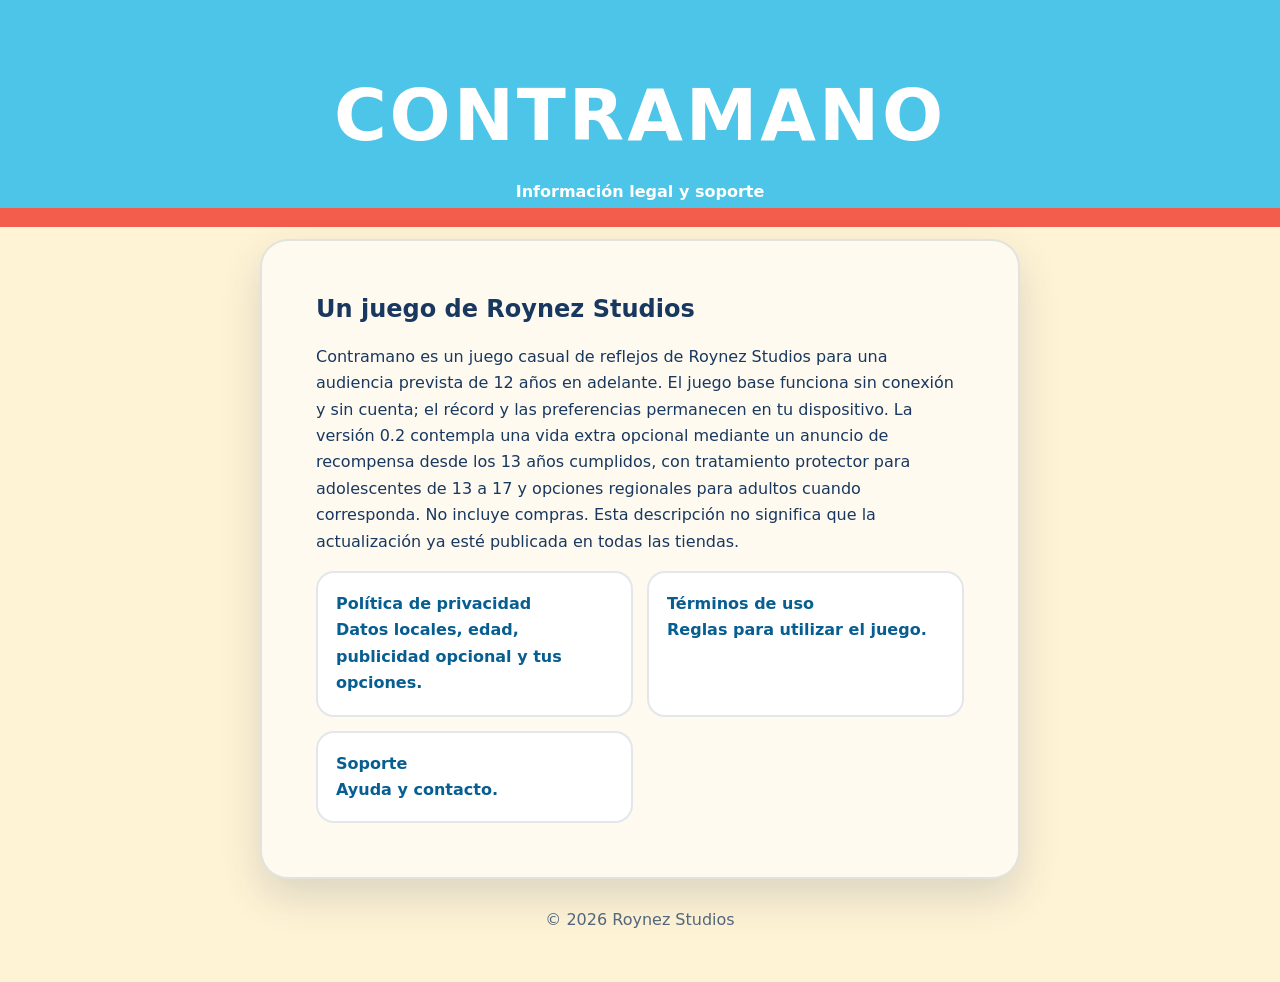
<file: index.html>
<!doctype html>
<html lang="es">
<head>
  <meta charset="utf-8">
  <meta name="viewport" content="width=device-width, initial-scale=1">
  <meta name="description" content="Privacidad, términos y soporte de Contramano, un juego de Roynez Studios.">
  <title>Contramano · Información legal y soporte</title>
  <link rel="stylesheet" href="styles.css">
</head>
<body>
  <header><h1>CONTRAMANO</h1><p>Información legal y soporte</p></header>
  <main>
    <h2>Un juego de Roynez Studios</h2>
    <p>Contramano es un juego casual de reflejos de Roynez Studios para una audiencia prevista de 12 años en adelante. El juego base funciona sin conexión y sin cuenta; el récord y las preferencias permanecen en tu dispositivo. La versión 0.2 contempla una vida extra opcional mediante un anuncio de recompensa desde los 13 años cumplidos, con tratamiento protector para adolescentes de 13 a 17 y opciones regionales para adultos cuando corresponda. No incluye compras. Esta descripción no significa que la actualización ya esté publicada en todas las tiendas.</p>
    <div class="cards">
      <a class="card" href="privacy.html"><strong>Política de privacidad</strong><br>Datos locales, edad, publicidad opcional y tus opciones.</a>
      <a class="card" href="terms.html"><strong>Términos de uso</strong><br>Reglas para utilizar el juego.</a>
      <a class="card" href="support.html"><strong>Soporte</strong><br>Ayuda y contacto.</a>
    </div>
  </main>
  <footer>© 2026 Roynez Studios</footer>
</body>
</html>
</file>
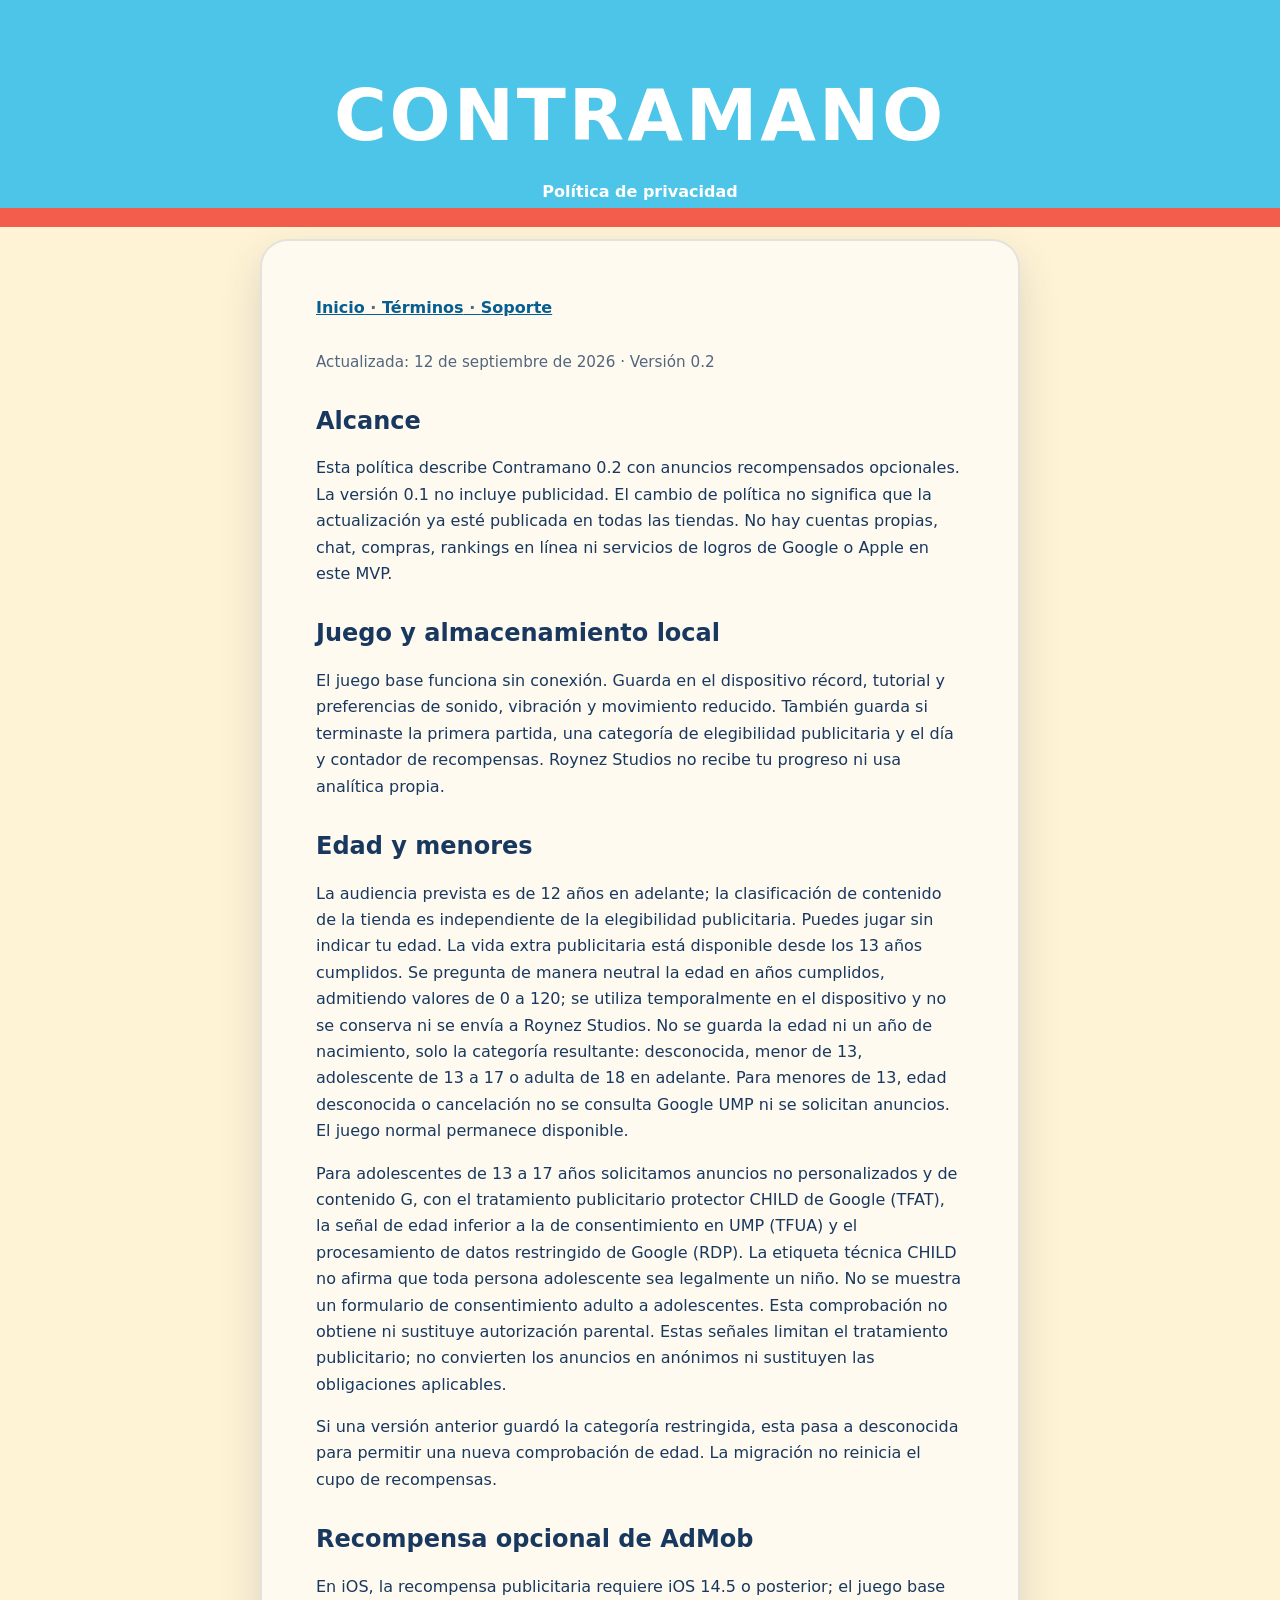
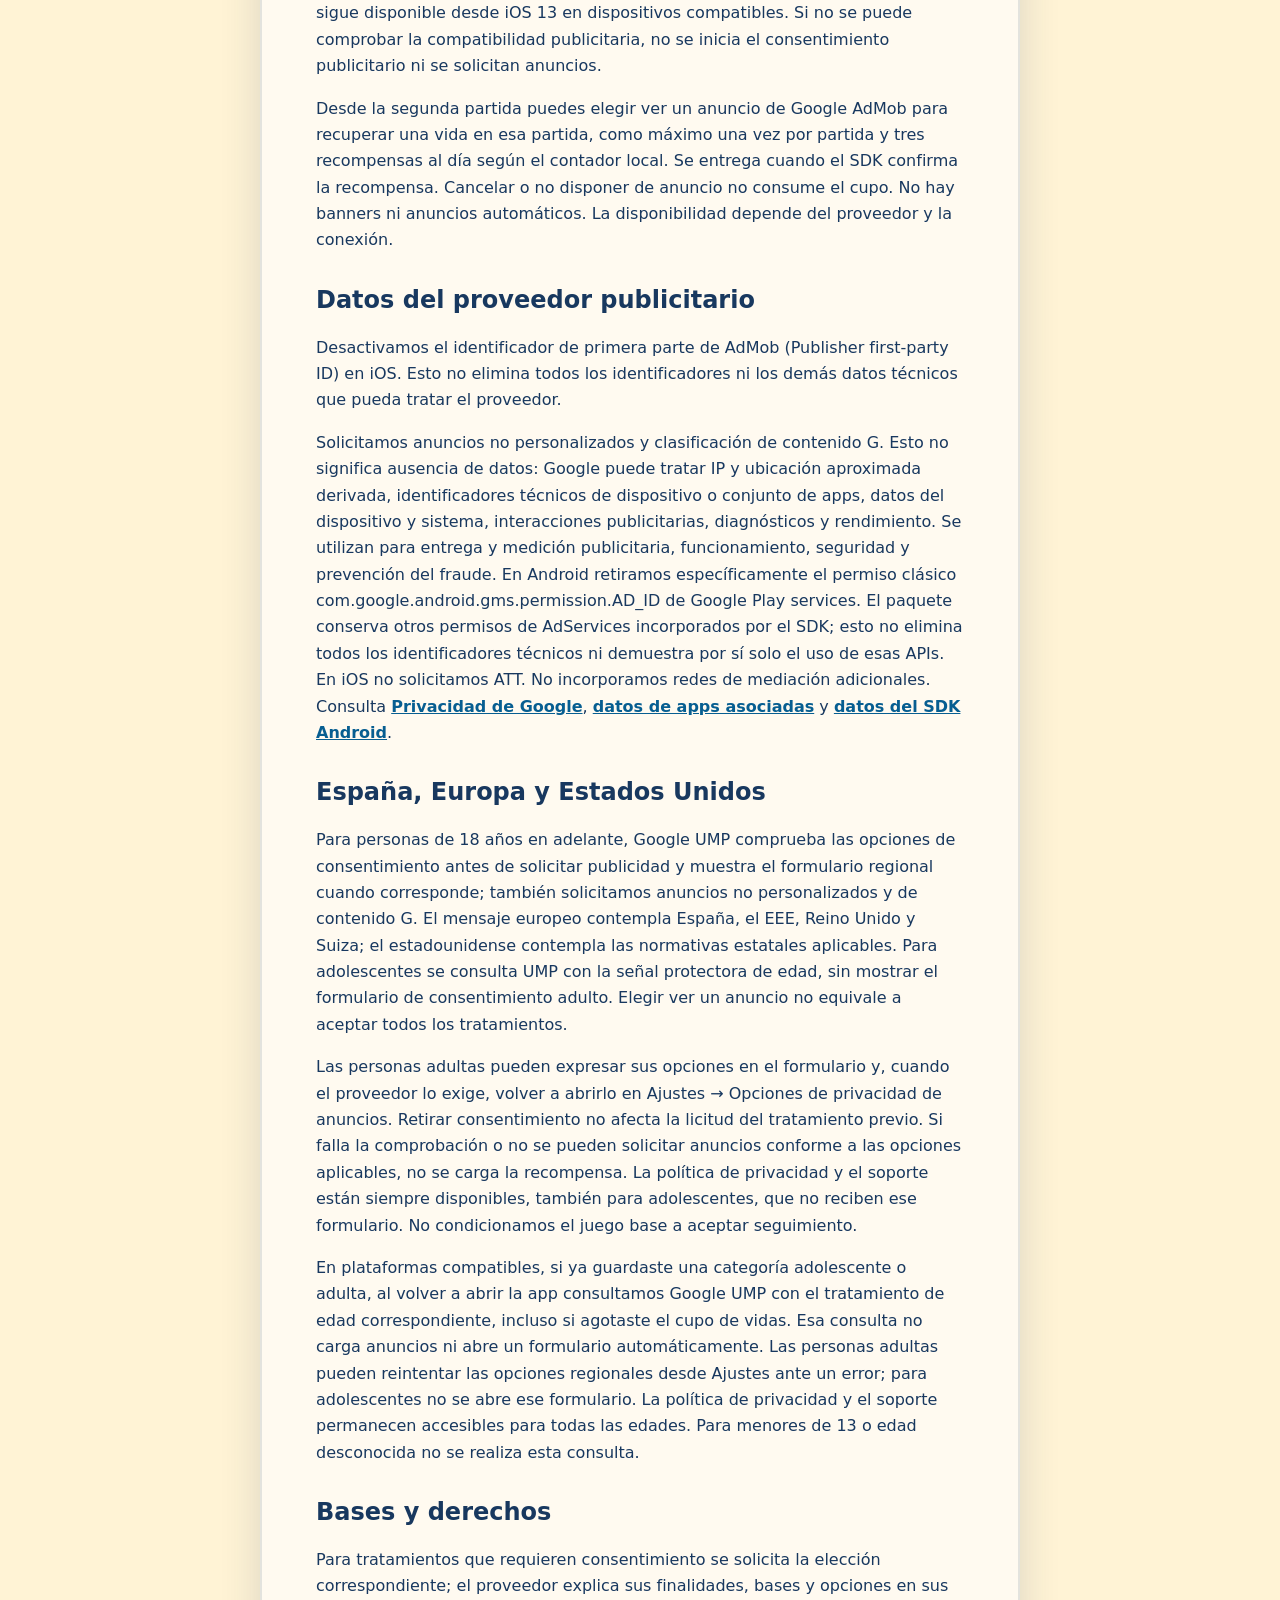
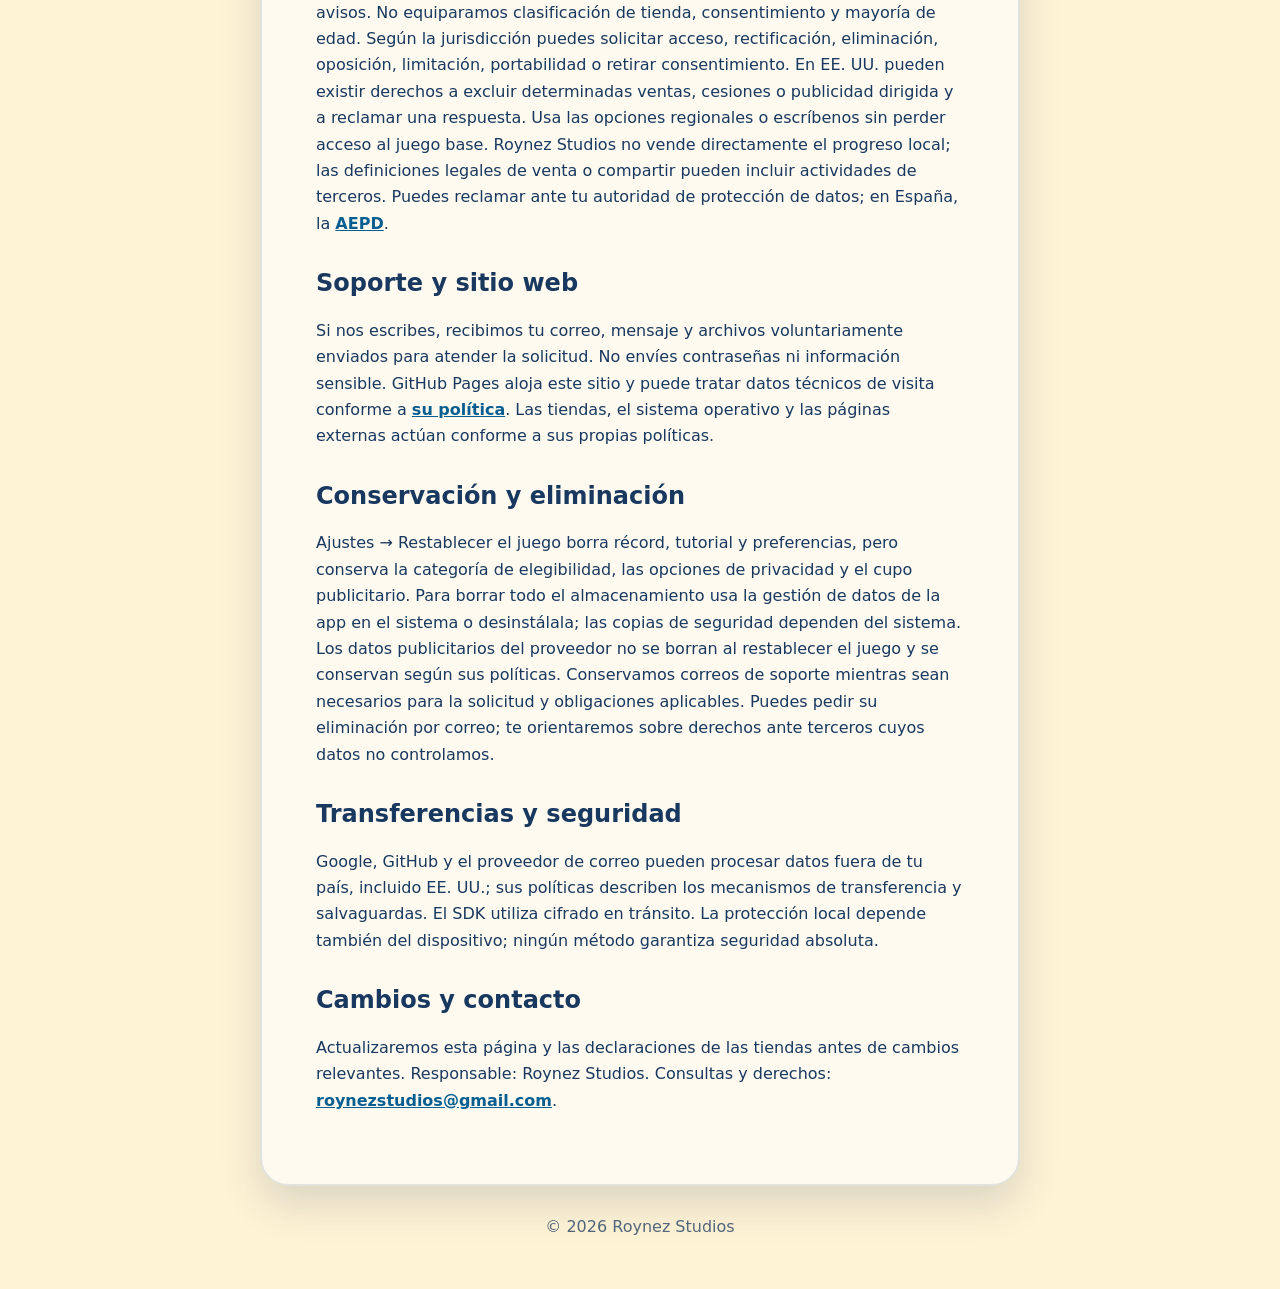
<file: privacy.html>
<!doctype html>
<html lang="es">
<head><meta charset="utf-8"><meta name="viewport" content="width=device-width, initial-scale=1"><title>Privacidad · Contramano</title><link rel="stylesheet" href="styles.css"></head>
<body><header><h1>CONTRAMANO</h1><p>Política de privacidad</p></header>
<main><nav><a href="index.html">Inicio</a><a href="terms.html">Términos</a><a href="support.html">Soporte</a></nav>
<p class="meta">Actualizada: 12 de septiembre de 2026 · Versión 0.2</p>
<h2>Alcance</h2>
<p>Esta política describe Contramano 0.2 con anuncios recompensados opcionales. La versión 0.1 no incluye publicidad. El cambio de política no significa que la actualización ya esté publicada en todas las tiendas. No hay cuentas propias, chat, compras, rankings en línea ni servicios de logros de Google o Apple en este MVP.</p>
<h2>Juego y almacenamiento local</h2>
<p>El juego base funciona sin conexión. Guarda en el dispositivo récord, tutorial y preferencias de sonido, vibración y movimiento reducido. También guarda si terminaste la primera partida, una categoría de elegibilidad publicitaria y el día y contador de recompensas. Roynez Studios no recibe tu progreso ni usa analítica propia.</p>
<h2>Edad y menores</h2>
<p>La audiencia prevista es de 12 años en adelante; la clasificación de contenido de la tienda es independiente de la elegibilidad publicitaria. Puedes jugar sin indicar tu edad. La vida extra publicitaria está disponible desde los 13 años cumplidos. Se pregunta de manera neutral la edad en años cumplidos, admitiendo valores de 0 a 120; se utiliza temporalmente en el dispositivo y no se conserva ni se envía a Roynez Studios. No se guarda la edad ni un año de nacimiento, solo la categoría resultante: desconocida, menor de 13, adolescente de 13 a 17 o adulta de 18 en adelante. Para menores de 13, edad desconocida o cancelación no se consulta Google UMP ni se solicitan anuncios. El juego normal permanece disponible.</p>
<p>Para adolescentes de 13 a 17 años solicitamos anuncios no personalizados y de contenido G, con el tratamiento publicitario protector CHILD de Google (TFAT), la señal de edad inferior a la de consentimiento en UMP (TFUA) y el procesamiento de datos restringido de Google (RDP). La etiqueta técnica CHILD no afirma que toda persona adolescente sea legalmente un niño. No se muestra un formulario de consentimiento adulto a adolescentes. Esta comprobación no obtiene ni sustituye autorización parental. Estas señales limitan el tratamiento publicitario; no convierten los anuncios en anónimos ni sustituyen las obligaciones aplicables.</p>
<p>Si una versión anterior guardó la categoría restringida, esta pasa a desconocida para permitir una nueva comprobación de edad. La migración no reinicia el cupo de recompensas.</p>
<h2>Recompensa opcional de AdMob</h2>
<p>En iOS, la recompensa publicitaria requiere iOS 14.5 o posterior; el juego base sigue disponible desde iOS 13 en dispositivos compatibles. Si no se puede comprobar la compatibilidad publicitaria, no se inicia el consentimiento publicitario ni se solicitan anuncios.</p>
<p>Desde la segunda partida puedes elegir ver un anuncio de Google AdMob para recuperar una vida en esa partida, como máximo una vez por partida y tres recompensas al día según el contador local. Se entrega cuando el SDK confirma la recompensa. Cancelar o no disponer de anuncio no consume el cupo. No hay banners ni anuncios automáticos. La disponibilidad depende del proveedor y la conexión.</p>
<h2>Datos del proveedor publicitario</h2>
<p>Desactivamos el identificador de primera parte de AdMob (Publisher first-party ID) en iOS. Esto no elimina todos los identificadores ni los demás datos técnicos que pueda tratar el proveedor.</p>
<p>Solicitamos anuncios no personalizados y clasificación de contenido G. Esto no significa ausencia de datos: Google puede tratar IP y ubicación aproximada derivada, identificadores técnicos de dispositivo o conjunto de apps, datos del dispositivo y sistema, interacciones publicitarias, diagnósticos y rendimiento. Se utilizan para entrega y medición publicitaria, funcionamiento, seguridad y prevención del fraude. En Android retiramos específicamente el permiso clásico com.google.android.gms.permission.AD_ID de Google Play services. El paquete conserva otros permisos de AdServices incorporados por el SDK; esto no elimina todos los identificadores técnicos ni demuestra por sí solo el uso de esas APIs. En iOS no solicitamos ATT. No incorporamos redes de mediación adicionales. Consulta <a href="https://policies.google.com/privacy">Privacidad de Google</a>, <a href="https://policies.google.com/technologies/partner-sites">datos de apps asociadas</a> y <a href="https://developers.google.com/admob/android/privacy/play-data-disclosure">datos del SDK Android</a>.</p>
<h2>España, Europa y Estados Unidos</h2>
<p>Para personas de 18 años en adelante, Google UMP comprueba las opciones de consentimiento antes de solicitar publicidad y muestra el formulario regional cuando corresponde; también solicitamos anuncios no personalizados y de contenido G. El mensaje europeo contempla España, el EEE, Reino Unido y Suiza; el estadounidense contempla las normativas estatales aplicables. Para adolescentes se consulta UMP con la señal protectora de edad, sin mostrar el formulario de consentimiento adulto. Elegir ver un anuncio no equivale a aceptar todos los tratamientos.</p>
<p>Las personas adultas pueden expresar sus opciones en el formulario y, cuando el proveedor lo exige, volver a abrirlo en Ajustes → Opciones de privacidad de anuncios. Retirar consentimiento no afecta la licitud del tratamiento previo. Si falla la comprobación o no se pueden solicitar anuncios conforme a las opciones aplicables, no se carga la recompensa. La política de privacidad y el soporte están siempre disponibles, también para adolescentes, que no reciben ese formulario. No condicionamos el juego base a aceptar seguimiento.</p>
<p>En plataformas compatibles, si ya guardaste una categoría adolescente o adulta, al volver a abrir la app consultamos Google UMP con el tratamiento de edad correspondiente, incluso si agotaste el cupo de vidas. Esa consulta no carga anuncios ni abre un formulario automáticamente. Las personas adultas pueden reintentar las opciones regionales desde Ajustes ante un error; para adolescentes no se abre ese formulario. La política de privacidad y el soporte permanecen accesibles para todas las edades. Para menores de 13 o edad desconocida no se realiza esta consulta.</p>
<h2>Bases y derechos</h2>
<p>Para tratamientos que requieren consentimiento se solicita la elección correspondiente; el proveedor explica sus finalidades, bases y opciones en sus avisos. No equiparamos clasificación de tienda, consentimiento y mayoría de edad. Según la jurisdicción puedes solicitar acceso, rectificación, eliminación, oposición, limitación, portabilidad o retirar consentimiento. En EE. UU. pueden existir derechos a excluir determinadas ventas, cesiones o publicidad dirigida y a reclamar una respuesta. Usa las opciones regionales o escríbenos sin perder acceso al juego base. Roynez Studios no vende directamente el progreso local; las definiciones legales de venta o compartir pueden incluir actividades de terceros. Puedes reclamar ante tu autoridad de protección de datos; en España, la <a href="https://www.aepd.es/">AEPD</a>.</p>
<h2>Soporte y sitio web</h2>
<p>Si nos escribes, recibimos tu correo, mensaje y archivos voluntariamente enviados para atender la solicitud. No envíes contraseñas ni información sensible. GitHub Pages aloja este sitio y puede tratar datos técnicos de visita conforme a <a href="https://docs.github.com/es/site-policy/privacy-policies/github-general-privacy-statement">su política</a>. Las tiendas, el sistema operativo y las páginas externas actúan conforme a sus propias políticas.</p>
<h2>Conservación y eliminación</h2>
<p>Ajustes → Restablecer el juego borra récord, tutorial y preferencias, pero conserva la categoría de elegibilidad, las opciones de privacidad y el cupo publicitario. Para borrar todo el almacenamiento usa la gestión de datos de la app en el sistema o desinstálala; las copias de seguridad dependen del sistema. Los datos publicitarios del proveedor no se borran al restablecer el juego y se conservan según sus políticas. Conservamos correos de soporte mientras sean necesarios para la solicitud y obligaciones aplicables. Puedes pedir su eliminación por correo; te orientaremos sobre derechos ante terceros cuyos datos no controlamos.</p>
<h2>Transferencias y seguridad</h2>
<p>Google, GitHub y el proveedor de correo pueden procesar datos fuera de tu país, incluido EE. UU.; sus políticas describen los mecanismos de transferencia y salvaguardas. El SDK utiliza cifrado en tránsito. La protección local depende también del dispositivo; ningún método garantiza seguridad absoluta.</p>
<h2>Cambios y contacto</h2>
<p>Actualizaremos esta página y las declaraciones de las tiendas antes de cambios relevantes. Responsable: Roynez Studios. Consultas y derechos: <a href="mailto:roynezstudios@gmail.com">roynezstudios@gmail.com</a>.</p>
</main><footer>© 2026 Roynez Studios</footer></body></html>
</file>
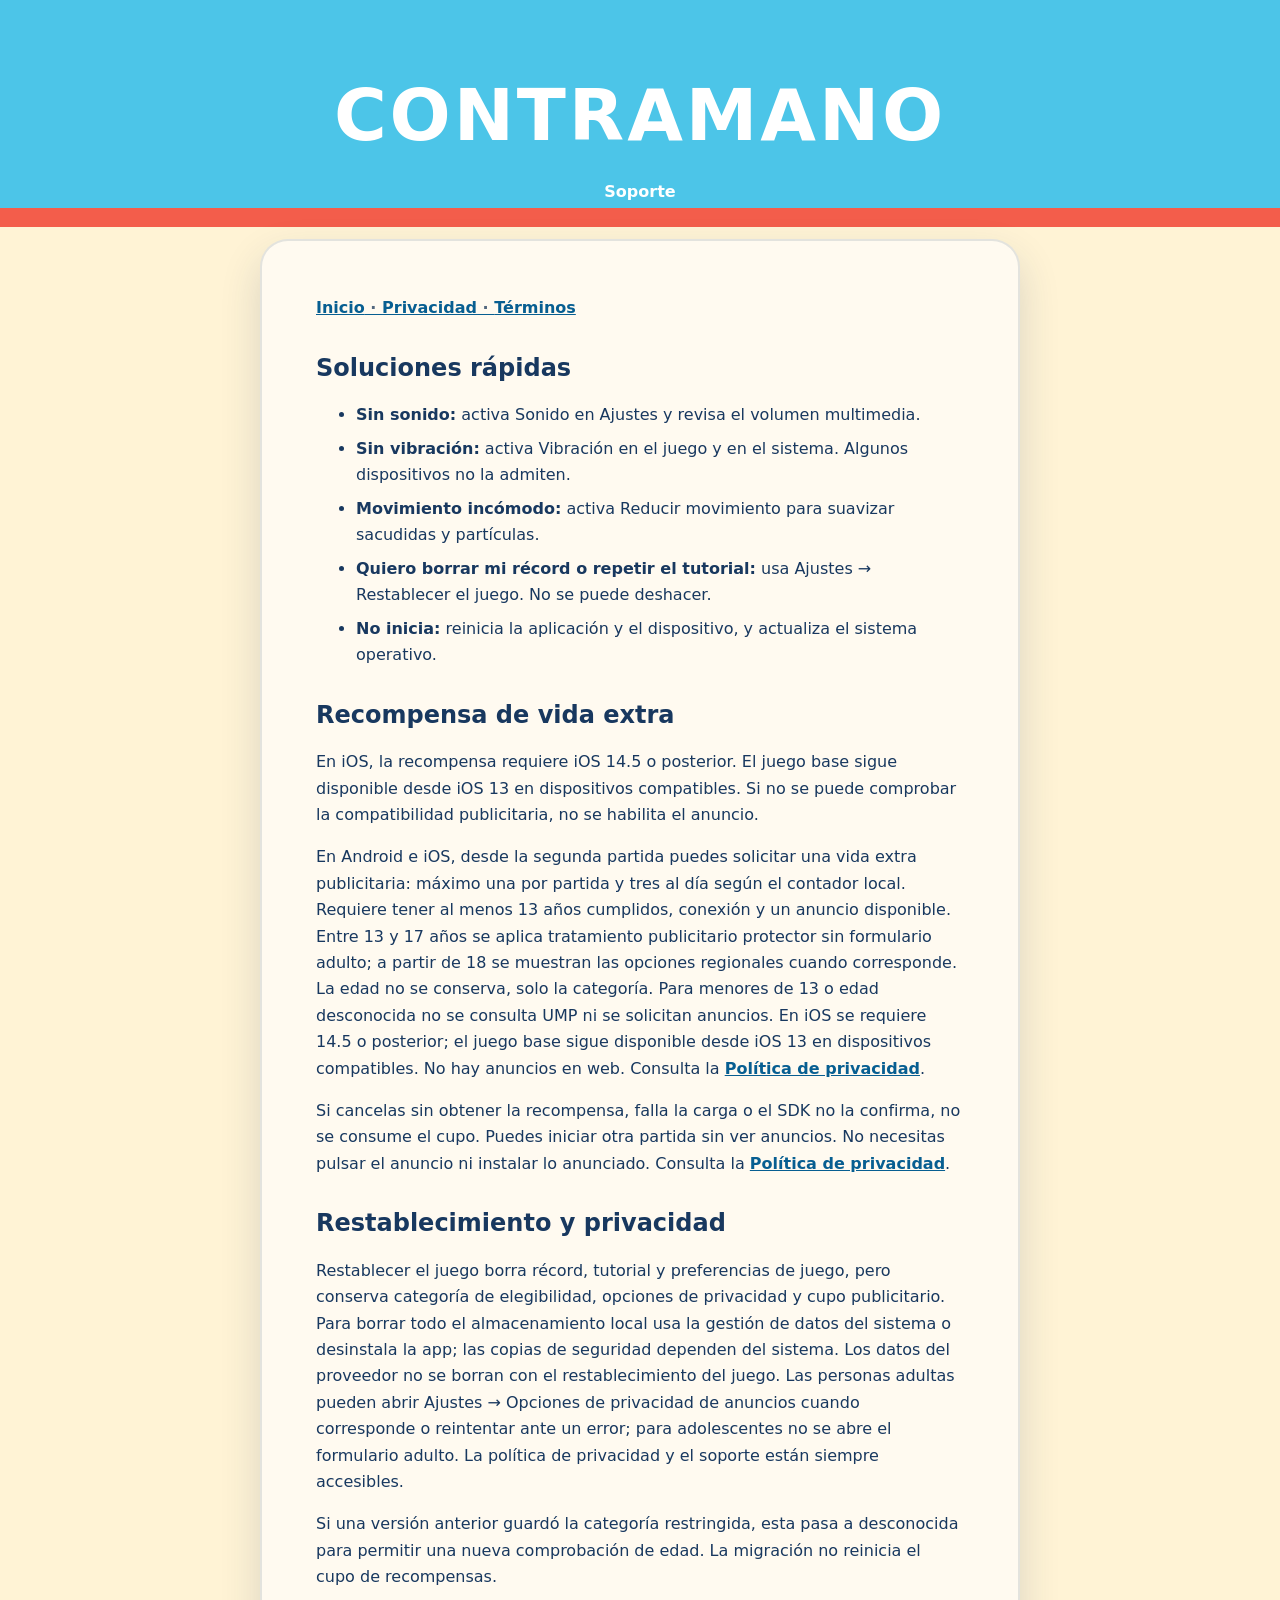
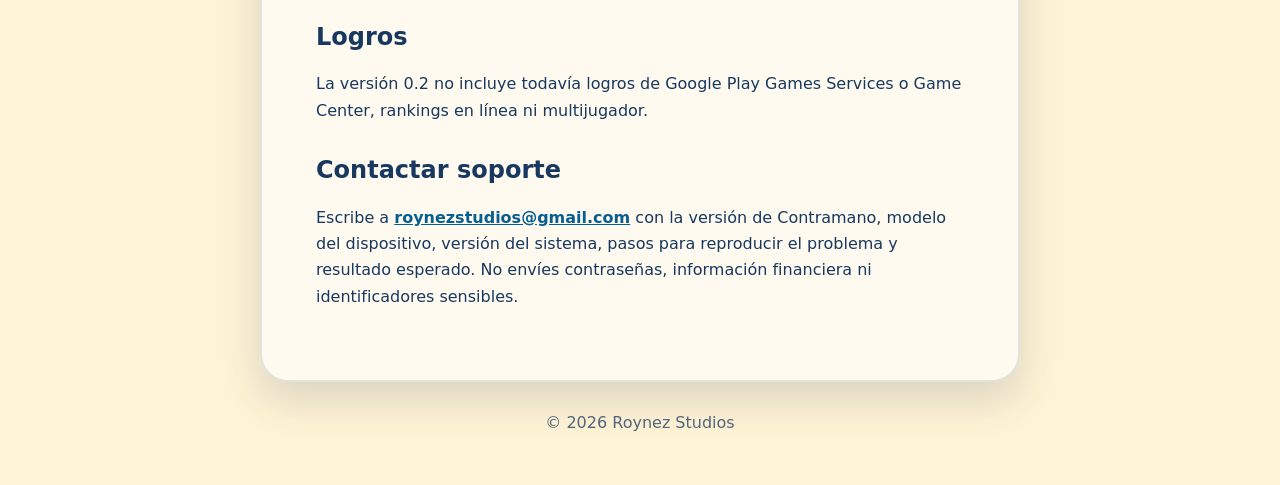
<file: support.html>
<!doctype html>
<html lang="es">
<head>
  <meta charset="utf-8">
  <meta name="viewport" content="width=device-width, initial-scale=1">
  <meta name="description" content="Soporte para Contramano.">
  <title>Soporte · Contramano</title>
  <link rel="stylesheet" href="styles.css">
</head>
<body>
  <header><h1>CONTRAMANO</h1><p>Soporte</p></header>
  <main>
    <nav><a href="index.html">Inicio</a><a href="privacy.html">Privacidad</a><a href="terms.html">Términos</a></nav>
    <h2>Soluciones rápidas</h2>
    <ul>
      <li><strong>Sin sonido:</strong> activa Sonido en Ajustes y revisa el volumen multimedia.</li>
      <li><strong>Sin vibración:</strong> activa Vibración en el juego y en el sistema. Algunos dispositivos no la admiten.</li>
      <li><strong>Movimiento incómodo:</strong> activa Reducir movimiento para suavizar sacudidas y partículas.</li>
      <li><strong>Quiero borrar mi récord o repetir el tutorial:</strong> usa Ajustes → Restablecer el juego. No se puede deshacer.</li>
      <li><strong>No inicia:</strong> reinicia la aplicación y el dispositivo, y actualiza el sistema operativo.</li>
    </ul>
    <h2>Recompensa de vida extra</h2>
    <p>En iOS, la recompensa requiere iOS 14.5 o posterior. El juego base sigue disponible desde iOS 13 en dispositivos compatibles. Si no se puede comprobar la compatibilidad publicitaria, no se habilita el anuncio.</p>
    <p>En Android e iOS, desde la segunda partida puedes solicitar una vida extra publicitaria: máximo una por partida y tres al día según el contador local. Requiere tener al menos 13 años cumplidos, conexión y un anuncio disponible. Entre 13 y 17 años se aplica tratamiento publicitario protector sin formulario adulto; a partir de 18 se muestran las opciones regionales cuando corresponde. La edad no se conserva, solo la categoría. Para menores de 13 o edad desconocida no se consulta UMP ni se solicitan anuncios. En iOS se requiere 14.5 o posterior; el juego base sigue disponible desde iOS 13 en dispositivos compatibles. No hay anuncios en web. Consulta la <a href="privacy.html">Política de privacidad</a>.</p>
    <p>Si cancelas sin obtener la recompensa, falla la carga o el SDK no la confirma, no se consume el cupo. Puedes iniciar otra partida sin ver anuncios. No necesitas pulsar el anuncio ni instalar lo anunciado. Consulta la <a href="privacy.html">Política de privacidad</a>.</p>
    <h2>Restablecimiento y privacidad</h2>
    <p>Restablecer el juego borra récord, tutorial y preferencias de juego, pero conserva categoría de elegibilidad, opciones de privacidad y cupo publicitario. Para borrar todo el almacenamiento local usa la gestión de datos del sistema o desinstala la app; las copias de seguridad dependen del sistema. Los datos del proveedor no se borran con el restablecimiento del juego. Las personas adultas pueden abrir Ajustes → Opciones de privacidad de anuncios cuando corresponde o reintentar ante un error; para adolescentes no se abre el formulario adulto. La política de privacidad y el soporte están siempre accesibles.</p>
    <p>Si una versión anterior guardó la categoría restringida, esta pasa a desconocida para permitir una nueva comprobación de edad. La migración no reinicia el cupo de recompensas.</p>
    <h2>Logros</h2>
    <p>La versión 0.2 no incluye todavía logros de Google Play Games Services o Game Center, rankings en línea ni multijugador.</p>
    <h2>Contactar soporte</h2>
    <p>Escribe a <a href="mailto:roynezstudios@gmail.com">roynezstudios@gmail.com</a> con la versión de Contramano, modelo del dispositivo, versión del sistema, pasos para reproducir el problema y resultado esperado. No envíes contraseñas, información financiera ni identificadores sensibles.</p>
  </main>
  <footer>© 2026 Roynez Studios</footer>
</body>
</html>
</file>
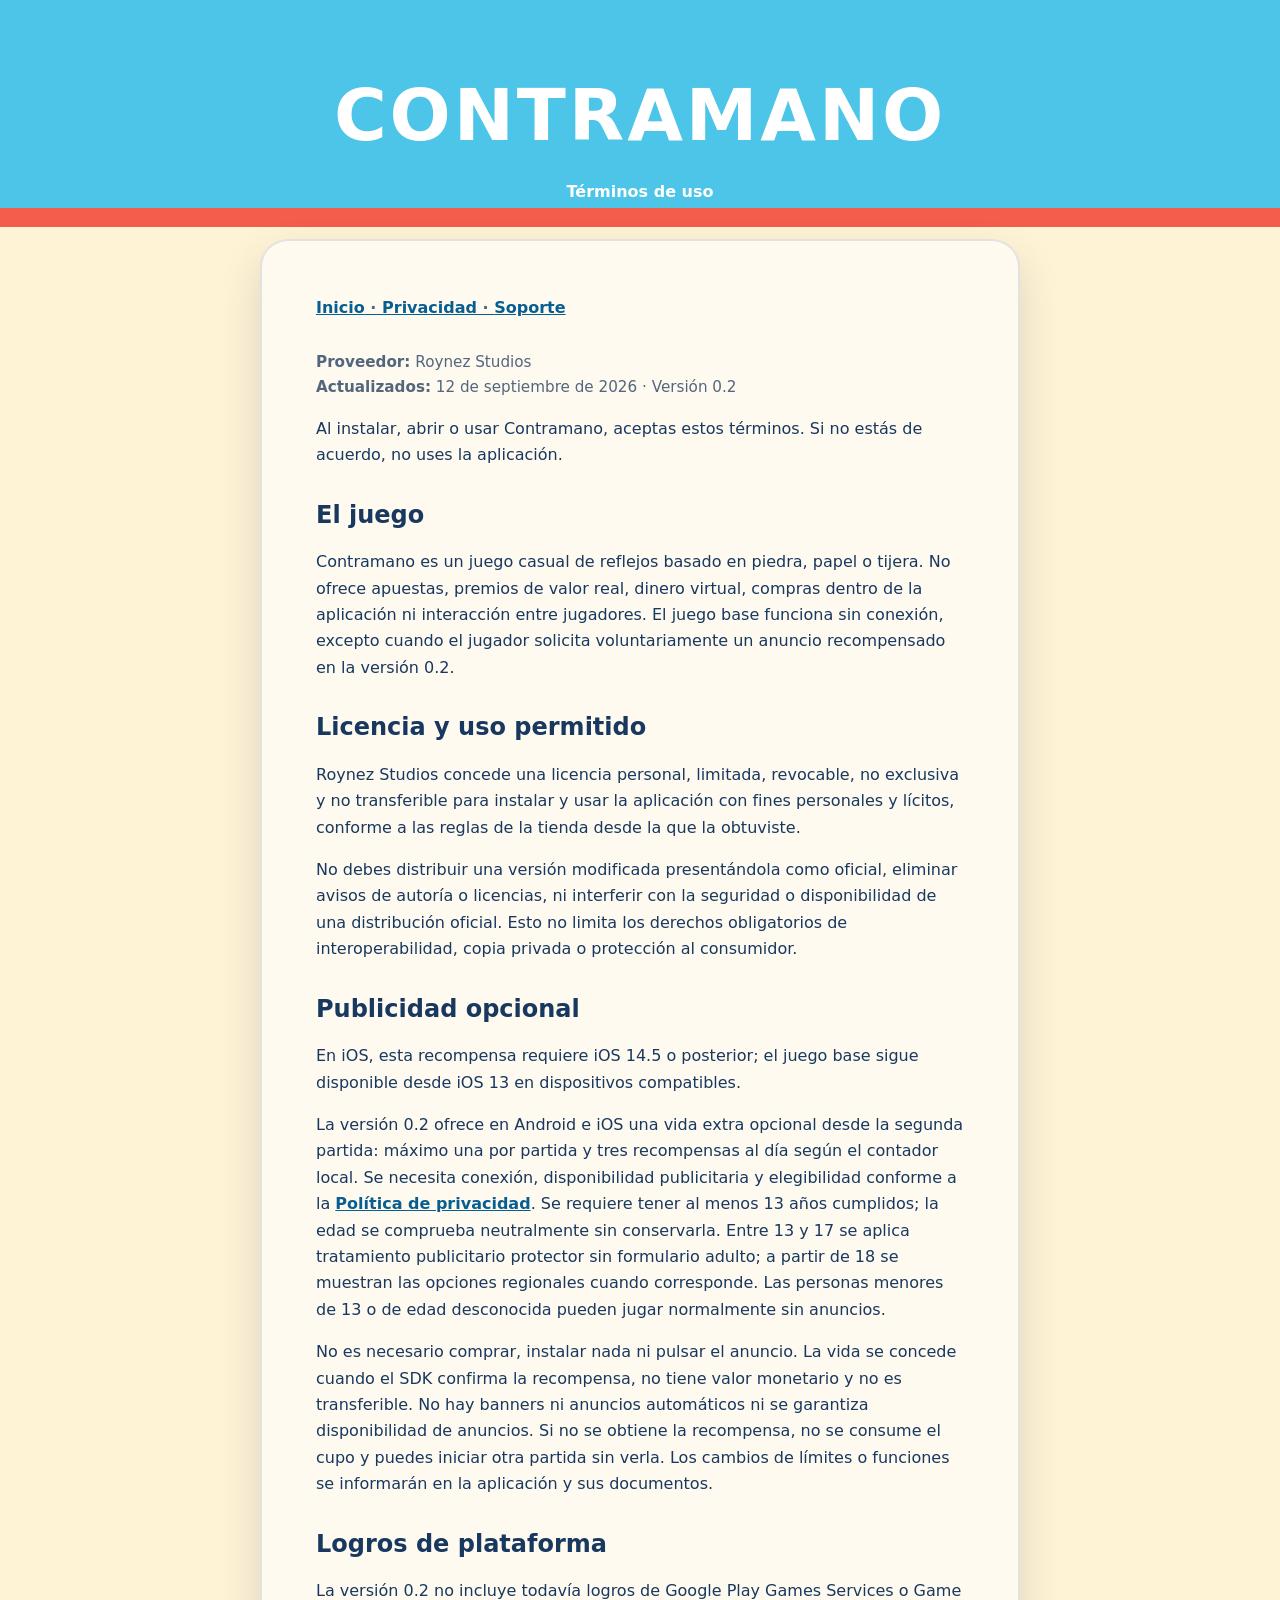
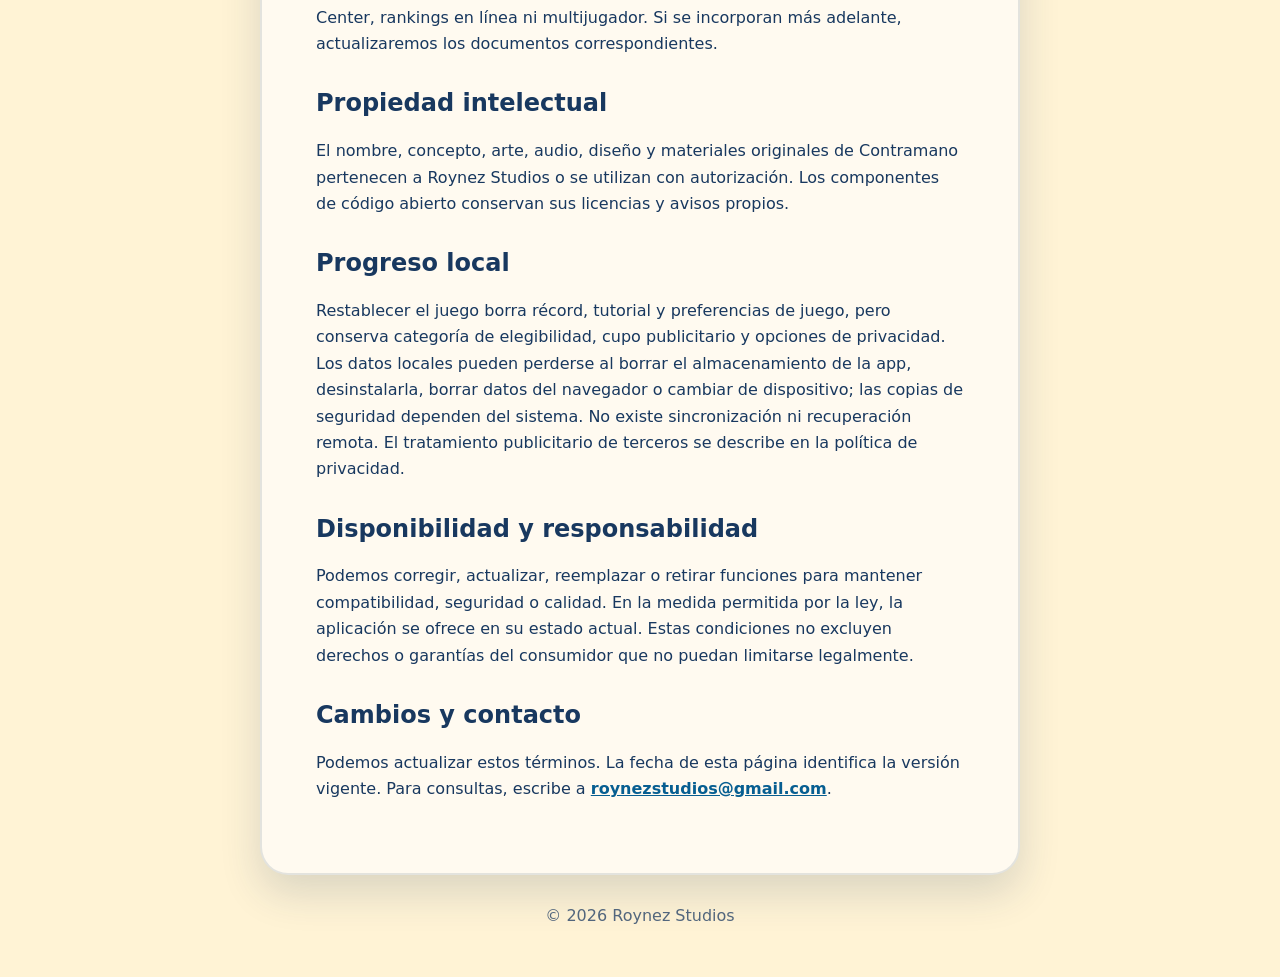
<file: terms.html>
<!doctype html>
<html lang="es">
<head>
  <meta charset="utf-8">
  <meta name="viewport" content="width=device-width, initial-scale=1">
  <meta name="description" content="Términos de uso de Contramano.">
  <title>Términos de uso · Contramano</title>
  <link rel="stylesheet" href="styles.css">
</head>
<body>
  <header><h1>CONTRAMANO</h1><p>Términos de uso</p></header>
  <main>
    <nav><a href="index.html">Inicio</a><a href="privacy.html">Privacidad</a><a href="support.html">Soporte</a></nav>
    <p class="meta"><strong>Proveedor:</strong> Roynez Studios<br><strong>Actualizados:</strong> 12 de septiembre de 2026 · Versión 0.2</p>
    <p>Al instalar, abrir o usar Contramano, aceptas estos términos. Si no estás de acuerdo, no uses la aplicación.</p>
    <h2>El juego</h2>
    <p>Contramano es un juego casual de reflejos basado en piedra, papel o tijera. No ofrece apuestas, premios de valor real, dinero virtual, compras dentro de la aplicación ni interacción entre jugadores. El juego base funciona sin conexión, excepto cuando el jugador solicita voluntariamente un anuncio recompensado en la versión 0.2.</p>
    <h2>Licencia y uso permitido</h2>
    <p>Roynez Studios concede una licencia personal, limitada, revocable, no exclusiva y no transferible para instalar y usar la aplicación con fines personales y lícitos, conforme a las reglas de la tienda desde la que la obtuviste.</p>
    <p>No debes distribuir una versión modificada presentándola como oficial, eliminar avisos de autoría o licencias, ni interferir con la seguridad o disponibilidad de una distribución oficial. Esto no limita los derechos obligatorios de interoperabilidad, copia privada o protección al consumidor.</p>
    <h2>Publicidad opcional</h2>
    <p>En iOS, esta recompensa requiere iOS 14.5 o posterior; el juego base sigue disponible desde iOS 13 en dispositivos compatibles.</p>
    <p>La versión 0.2 ofrece en Android e iOS una vida extra opcional desde la segunda partida: máximo una por partida y tres recompensas al día según el contador local. Se necesita conexión, disponibilidad publicitaria y elegibilidad conforme a la <a href="privacy.html">Política de privacidad</a>. Se requiere tener al menos 13 años cumplidos; la edad se comprueba neutralmente sin conservarla. Entre 13 y 17 se aplica tratamiento publicitario protector sin formulario adulto; a partir de 18 se muestran las opciones regionales cuando corresponde. Las personas menores de 13 o de edad desconocida pueden jugar normalmente sin anuncios.</p>
    <p>No es necesario comprar, instalar nada ni pulsar el anuncio. La vida se concede cuando el SDK confirma la recompensa, no tiene valor monetario y no es transferible. No hay banners ni anuncios automáticos ni se garantiza disponibilidad de anuncios. Si no se obtiene la recompensa, no se consume el cupo y puedes iniciar otra partida sin verla. Los cambios de límites o funciones se informarán en la aplicación y sus documentos.</p>
    <h2>Logros de plataforma</h2>
    <p>La versión 0.2 no incluye todavía logros de Google Play Games Services o Game Center, rankings en línea ni multijugador. Si se incorporan más adelante, actualizaremos los documentos correspondientes.</p>
    <h2>Propiedad intelectual</h2>
    <p>El nombre, concepto, arte, audio, diseño y materiales originales de Contramano pertenecen a Roynez Studios o se utilizan con autorización. Los componentes de código abierto conservan sus licencias y avisos propios.</p>
    <h2>Progreso local</h2>
    <p>Restablecer el juego borra récord, tutorial y preferencias de juego, pero conserva categoría de elegibilidad, cupo publicitario y opciones de privacidad. Los datos locales pueden perderse al borrar el almacenamiento de la app, desinstalarla, borrar datos del navegador o cambiar de dispositivo; las copias de seguridad dependen del sistema. No existe sincronización ni recuperación remota. El tratamiento publicitario de terceros se describe en la política de privacidad.</p>
    <h2>Disponibilidad y responsabilidad</h2>
    <p>Podemos corregir, actualizar, reemplazar o retirar funciones para mantener compatibilidad, seguridad o calidad. En la medida permitida por la ley, la aplicación se ofrece en su estado actual. Estas condiciones no excluyen derechos o garantías del consumidor que no puedan limitarse legalmente.</p>
    <h2>Cambios y contacto</h2>
    <p>Podemos actualizar estos términos. La fecha de esta página identifica la versión vigente. Para consultas, escribe a <a href="mailto:roynezstudios@gmail.com">roynezstudios@gmail.com</a>.</p>
  </main>
  <footer>© 2026 Roynez Studios</footer>
</body>
</html>
</file>
<file: styles.css>
:root { color-scheme: light; --sky: #4cc5e8; --coral: #f35d4b; --cream: #fff3d5; --paper: #fffaf0; --ink: #18385f; --muted: #52667d; }
* { box-sizing: border-box; }
body { margin: 0; color: var(--ink); background: linear-gradient(180deg, var(--sky) 0 13rem, var(--coral) 13rem 14.2rem, var(--cream) 14.2rem); font-family: system-ui, -apple-system, BlinkMacSystemFont, "Segoe UI", sans-serif; line-height: 1.65; }
header, main, footer { width: min(760px, calc(100% - 32px)); margin-inline: auto; }
header { padding: 56px 0 34px; color: white; text-align: center; }
header h1 { margin: 0; font-size: clamp(2.5rem, 10vw, 4.5rem); letter-spacing: .04em; }
header p { margin: 4px 0 0; font-weight: 700; }
main { min-height: 55vh; padding: clamp(24px, 6vw, 54px); border: 2px solid rgba(24, 56, 95, .12); border-radius: 28px; background: var(--paper); box-shadow: 0 18px 40px rgba(24, 56, 95, .16); }
h2 { margin-top: 2rem; line-height: 1.2; }
h2:first-child { margin-top: 0; }
a { color: #075e91; font-weight: 700; }
li + li { margin-top: .45rem; }
.meta { color: var(--muted); font-size: .95rem; }
.cards { display: grid; gap: 14px; grid-template-columns: repeat(auto-fit, minmax(210px, 1fr)); }
.card { display: block; padding: 18px; border: 2px solid rgba(24, 56, 95, .12); border-radius: 18px; background: white; text-decoration: none; }
.card:hover, .card:focus-visible { border-color: var(--coral); transform: translateY(-2px); }
footer { padding: 28px 0 48px; text-align: center; color: var(--muted); }
nav { margin-bottom: 28px; }
nav a + a::before { content: " · "; color: var(--muted); }
@media (prefers-reduced-motion: no-preference) { .card { transition: transform 140ms ease, border-color 140ms ease; } }
</file>
